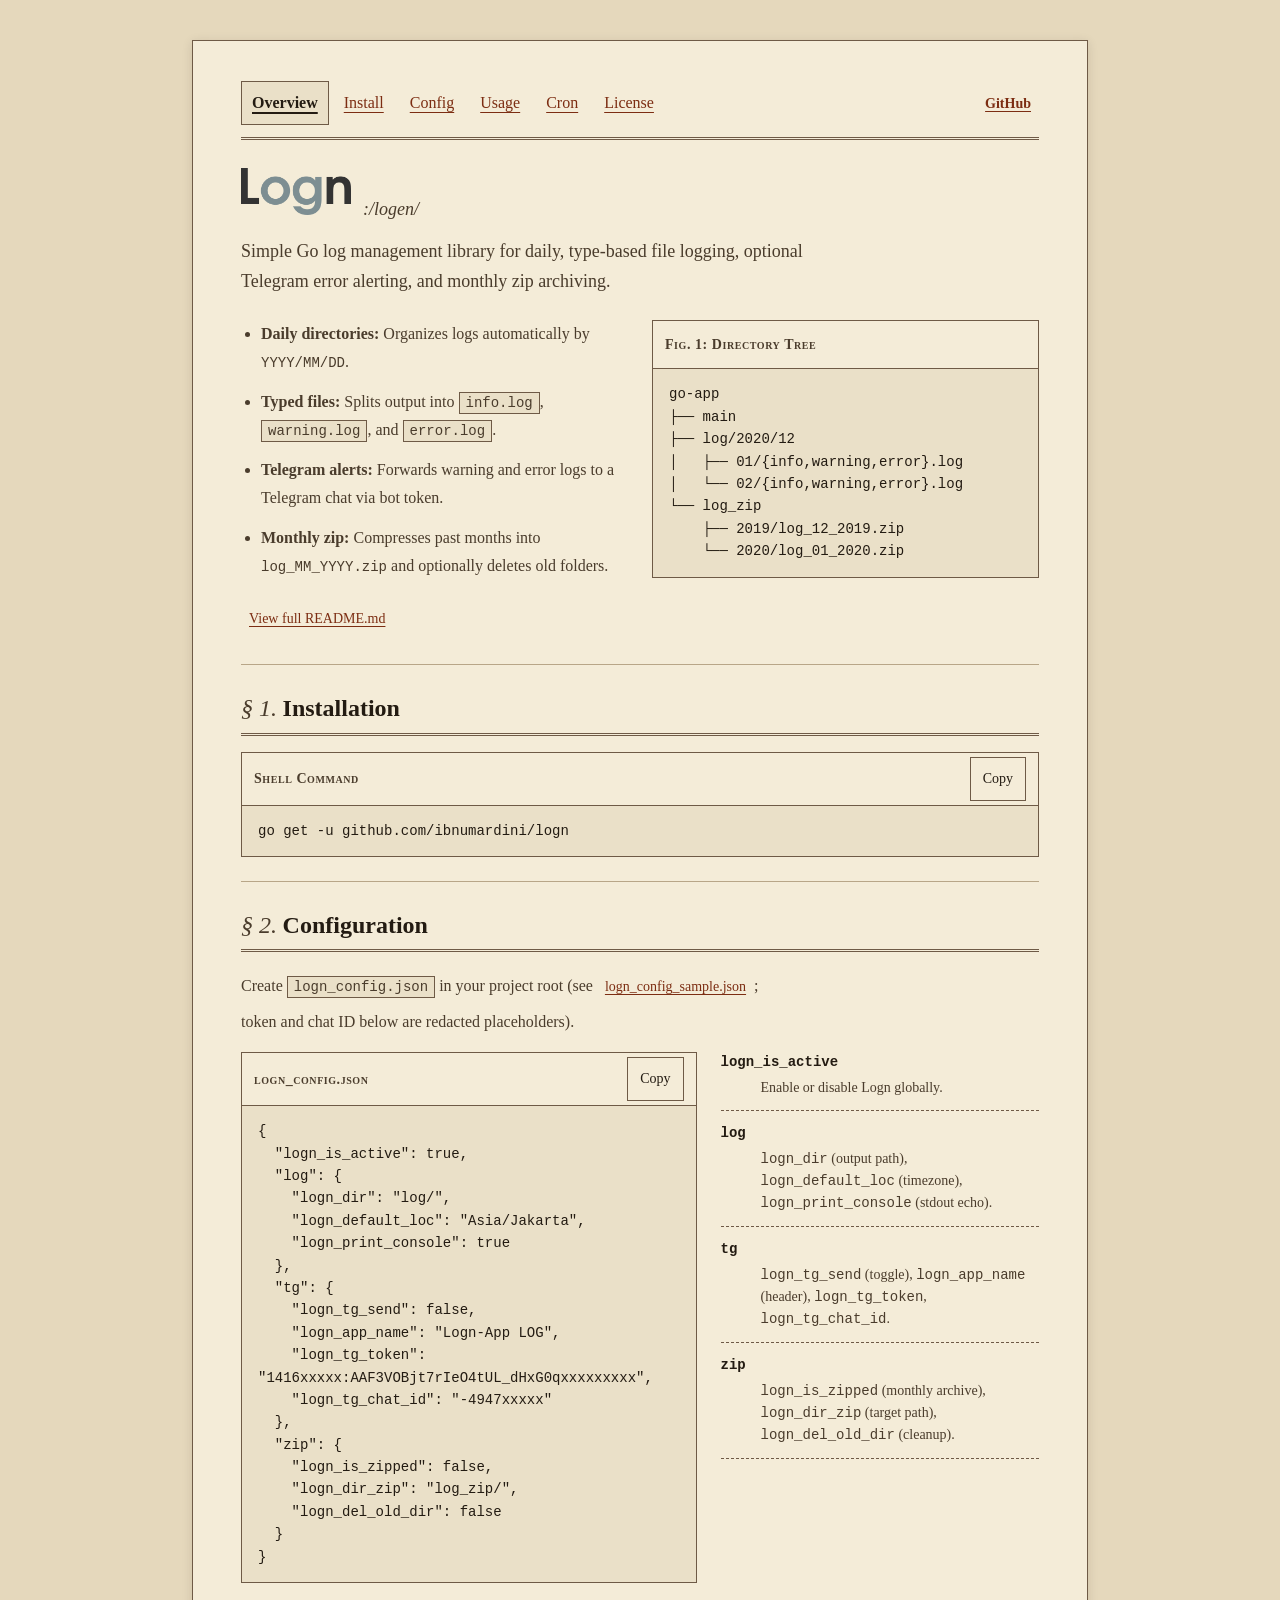
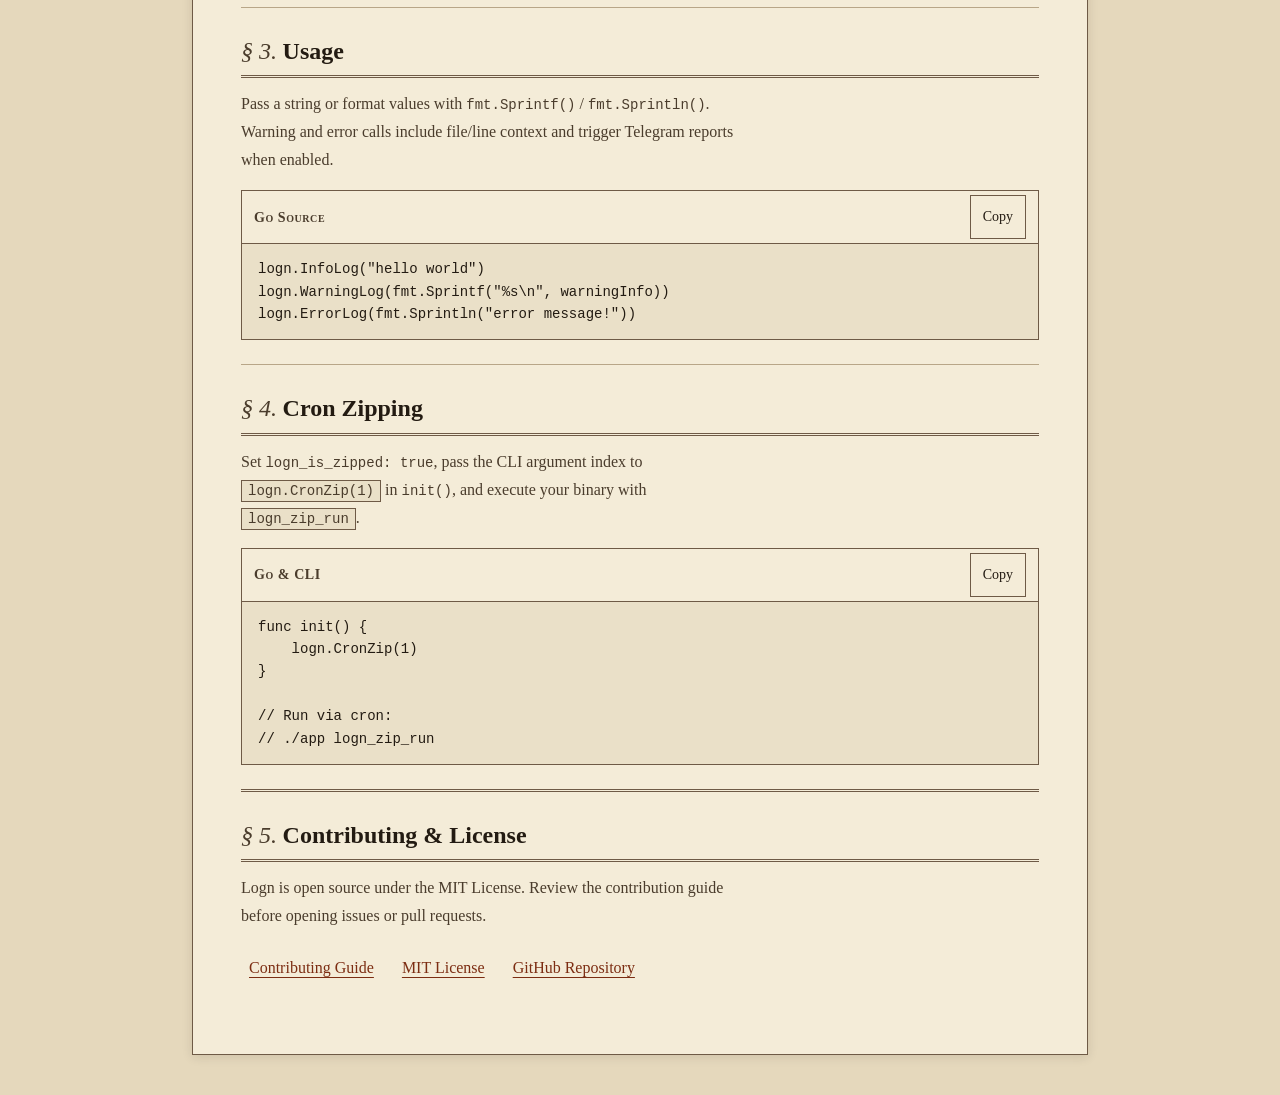
<file: docs/index.html>
<!doctype html>
<html lang="en">
<head>
  <meta charset="utf-8">
  <meta name="viewport" content="width=device-width, initial-scale=1">
  <meta name="description" content="Logn is a simple Go log management library with daily, typed, Telegram, and archive-ready logging.">
  <title>Logn &bull; Go Log Management Library</title>
  <link rel="stylesheet" href="style.css">
  <script defer src="script.js"></script>
</head>
<body class="text-gray-900 font-serif antialiased leading-relaxed">
  <div class="paper-sheet bg-paper max-w-3xl lg:max-w-4xl mx-auto sm:my-6 lg:my-10 px-4 sm:px-8 lg:px-12 py-6 sm:py-8 lg:py-10">
    <header class="rule-double-b pb-3">
      <nav id="site-menu" aria-label="Document navigation" class="flex flex-wrap items-center justify-between gap-2">
        <ul class="flex flex-wrap items-center gap-1 list-none my-0" style="padding: 0;">
          <li><a class="nav-link" href="#overview" aria-current="location">Overview</a></li>
          <li><a class="nav-link" href="#installation">Install</a></li>
          <li><a class="nav-link" href="#configuration">Config</a></li>
          <li><a class="nav-link" href="#usage">Usage</a></li>
          <li><a class="nav-link" href="#cron">Cron</a></li>
          <li><a class="nav-link" href="#contributing">License</a></li>
        </ul>
        <a class="doc-link text-sm font-bold" href="https://github.com/ibnumardini/logn">GitHub</a>
      </nav>
    </header>

    <main class="min-w-0">
      <section id="overview" class="py-6 scroll-mt-6" aria-labelledby="overview-title">
        <h1 id="overview-title" class="flex flex-wrap items-baseline gap-3 mt-1 mb-3">
          <img src="logo.png" alt="Logn" width="150" height="65" fetchpriority="high" class="logo-img">
          <span class="text-lg font-normal italic text-gray-700">:/logen/</span>
        </h1>
        <p class="text-lg max-w-prose my-0">
          Simple Go log management library for daily, type-based file logging, optional Telegram error alerting, and monthly zip archiving.
        </p>

        <div class="grid grid-cols-1 md:grid-cols-12 gap-6 mt-6 items-start">
          <div class="md:col-span-6">
            <ul class="grid grid-cols-1 gap-3 pl-5 my-0 list-disc">
              <li><strong>Daily directories:</strong> Organizes logs automatically by <code class="font-mono text-sm">YYYY/MM/DD</code>.</li>
              <li><strong>Typed files:</strong> Splits output into <code class="font-mono text-sm bg-slate-50 px-1.5 py-0.5 border">info.log</code>, <code class="font-mono text-sm bg-slate-50 px-1.5 py-0.5 border">warning.log</code>, and <code class="font-mono text-sm bg-slate-50 px-1.5 py-0.5 border">error.log</code>.</li>
              <li><strong>Telegram alerts:</strong> Forwards warning and error logs to a Telegram chat via bot token.</li>
              <li><strong>Monthly zip:</strong> Compresses past months into <code class="font-mono text-sm">log_MM_YYYY.zip</code> and optionally deletes old folders.</li>
            </ul>
            <div class="mt-4">
              <a class="doc-link text-sm" href="https://github.com/ibnumardini/logn/blob/master/README.md">View full README.md</a>
            </div>
          </div>

          <div class="md:col-span-6 code-block">
            <div class="code-toolbar">
              <span class="archival-label text-sm">Fig. 1: Directory Tree</span>
            </div>
            <pre class="code-pre"><code>go-app
├── main
├── log/2020/12
│   ├── 01/{info,warning,error}.log
│   └── 02/{info,warning,error}.log
└── log_zip
    ├── 2019/log_12_2019.zip
    └── 2020/log_01_2020.zip</code></pre>
          </div>
        </div>
      </section>

      <section id="installation" class="py-6 border-t scroll-mt-6" aria-labelledby="installation-title">
        <h2 id="installation-title" class="text-2xl font-bold pb-2 rule-double-b mt-1 mb-4">
          <span class="section-num">§ 1.</span>Installation
        </h2>
        <div class="code-block">
          <div class="code-toolbar">
            <span class="archival-label text-sm">Shell Command</span>
            <div class="flex items-center gap-3">
              <span id="status-install" class="copy-status" role="status" aria-live="polite" data-state="idle"></span>
              <button class="doc-btn copy-btn" type="button" data-copy-target="install-code" data-copy-key="install" aria-label="Copy installation command">Copy</button>
            </div>
          </div>
          <pre id="install-code" class="code-pre"><code>go get -u github.com/ibnumardini/logn</code></pre>
        </div>
      </section>

      <section id="configuration" class="py-6 border-t scroll-mt-6" aria-labelledby="configuration-title">
        <h2 id="configuration-title" class="text-2xl font-bold pb-2 rule-double-b mt-1 mb-3">
          <span class="section-num">§ 2.</span>Configuration
        </h2>
        <p class="max-w-prose mb-4 my-0">
          Create <code class="font-mono text-sm bg-slate-50 px-1.5 py-0.5 border">logn_config.json</code> in your project root (see <a class="doc-link text-sm" href="https://github.com/ibnumardini/logn/blob/master/logn_config_sample.json">logn_config_sample.json</a>; token and chat ID below are redacted placeholders).
        </p>

        <div class="grid grid-cols-1 lg:grid-cols-12 gap-6 items-start">
          <div class="lg:col-span-7 min-w-0 code-block">
            <div class="code-toolbar">
              <span class="archival-label text-sm">logn_config.json</span>
              <div class="flex items-center gap-3">
                <span id="status-config" class="copy-status" role="status" aria-live="polite" data-state="idle"></span>
                <button class="doc-btn copy-btn" type="button" data-copy-target="config-code" data-copy-key="config" aria-label="Copy JSON configuration">Copy</button>
              </div>
            </div>
            <pre id="config-code" class="code-pre"><code>{
  "logn_is_active": true,
  "log": {
    "logn_dir": "log/",
    "logn_default_loc": "Asia/Jakarta",
    "logn_print_console": true
  },
  "tg": {
    "logn_tg_send": false,
    "logn_app_name": "Logn-App LOG",
    "logn_tg_token": "1416xxxxx:AAF3VOBjt7rIeO4tUL_dHxG0qxxxxxxxxx",
    "logn_tg_chat_id": "-4947xxxxx"
  },
  "zip": {
    "logn_is_zipped": false,
    "logn_dir_zip": "log_zip/",
    "logn_del_old_dir": false
  }
}</code></pre>
          </div>

          <dl class="lg:col-span-5 grid grid-cols-1 sm:grid-cols-2 lg:grid-cols-1 gap-3 my-0">
            <div class="rule-dashed-b pb-3">
              <dt class="font-mono text-sm font-bold">logn_is_active</dt>
              <dd class="text-sm mt-1">Enable or disable Logn globally.</dd>
            </div>
            <div class="rule-dashed-b pb-3">
              <dt class="font-mono text-sm font-bold">log</dt>
              <dd class="text-sm mt-1"><code class="font-mono">logn_dir</code> (output path), <code class="font-mono">logn_default_loc</code> (timezone), <code class="font-mono">logn_print_console</code> (stdout echo).</dd>
            </div>
            <div class="rule-dashed-b pb-3">
              <dt class="font-mono text-sm font-bold">tg</dt>
              <dd class="text-sm mt-1"><code class="font-mono">logn_tg_send</code> (toggle), <code class="font-mono">logn_app_name</code> (header), <code class="font-mono">logn_tg_token</code>, <code class="font-mono">logn_tg_chat_id</code>.</dd>
            </div>
            <div class="rule-dashed-b pb-3">
              <dt class="font-mono text-sm font-bold">zip</dt>
              <dd class="text-sm mt-1"><code class="font-mono">logn_is_zipped</code> (monthly archive), <code class="font-mono">logn_dir_zip</code> (target path), <code class="font-mono">logn_del_old_dir</code> (cleanup).</dd>
            </div>
          </dl>
        </div>
      </section>

      <section id="usage" class="py-6 border-t scroll-mt-6" aria-labelledby="usage-title">
        <h2 id="usage-title" class="text-2xl font-bold pb-2 rule-double-b mt-1 mb-3">
          <span class="section-num">§ 3.</span>Usage
        </h2>
        <p class="max-w-prose mb-4 my-0">
          Pass a string or format values with <code class="font-mono text-sm">fmt.Sprintf()</code> / <code class="font-mono text-sm">fmt.Sprintln()</code>. Warning and error calls include file/line context and trigger Telegram reports when enabled.
        </p>
        <div class="code-block">
          <div class="code-toolbar">
            <span class="archival-label text-sm">Go Source</span>
            <div class="flex items-center gap-3">
              <span id="status-usage" class="copy-status" role="status" aria-live="polite" data-state="idle"></span>
              <button class="doc-btn copy-btn" type="button" data-copy-target="usage-code" data-copy-key="usage" aria-label="Copy Go usage snippet">Copy</button>
            </div>
          </div>
          <pre id="usage-code" class="code-pre"><code>logn.InfoLog("hello world")
logn.WarningLog(fmt.Sprintf("%s\n", warningInfo))
logn.ErrorLog(fmt.Sprintln("error message!"))</code></pre>
        </div>
      </section>

      <section id="cron" class="py-6 border-t scroll-mt-6" aria-labelledby="cron-title">
        <h2 id="cron-title" class="text-2xl font-bold pb-2 rule-double-b mt-1 mb-3">
          <span class="section-num">§ 4.</span>Cron Zipping
        </h2>
        <p class="max-w-prose mb-4 my-0">
          Set <code class="font-mono text-sm">logn_is_zipped: true</code>, pass the CLI argument index to <code class="font-mono text-sm bg-slate-50 px-1.5 py-0.5 border">logn.CronZip(1)</code> in <code class="font-mono text-sm">init()</code>, and execute your binary with <code class="font-mono text-sm bg-slate-50 px-1.5 py-0.5 border">logn_zip_run</code>.
        </p>
        <div class="code-block">
          <div class="code-toolbar">
            <span class="archival-label text-sm">Go &amp; CLI</span>
            <div class="flex items-center gap-3">
              <span id="status-cron" class="copy-status" role="status" aria-live="polite" data-state="idle"></span>
              <button class="doc-btn copy-btn" type="button" data-copy-target="cron-code" data-copy-key="cron" aria-label="Copy cron zipping snippet">Copy</button>
            </div>
          </div>
          <pre id="cron-code" class="code-pre"><code>func init() {
    logn.CronZip(1)
}

// Run via cron:
// ./app logn_zip_run</code></pre>
        </div>
      </section>
    </main>

    <footer id="contributing" class="py-6 rule-double-t scroll-mt-6" aria-labelledby="contributing-title">
      <h2 id="contributing-title" class="text-2xl font-bold pb-2 rule-double-b mt-1 mb-3">
        <span class="section-num">§ 5.</span>Contributing &amp; License
      </h2>
      <p class="max-w-prose mb-4 my-0">
        Logn is open source under the MIT License. Review the contribution guide before opening issues or pull requests.
      </p>
      <div class="flex flex-wrap gap-3">
        <a class="doc-link" href="https://github.com/ibnumardini/logn/blob/master/CONTRIBUTING.md">Contributing Guide</a>
        <a class="doc-link" href="https://github.com/ibnumardini/logn/blob/master/LICENSE.md">MIT License</a>
        <a class="doc-link" href="https://github.com/ibnumardini/logn">GitHub Repository</a>
      </div>
    </footer>
  </div>
</body>
</html>
</file>
<file: docs/style.css>
/* Logn Documentation: Aged Archival Manual (Serif + Tailwind CSS Utilities) */
:root {
  --desk: #e5d8bc;
  --bg: #f4ecd8;
  --surface: #eae0c8;
  --surface-hover: #dfd2b4;
  --surface-active: #d4c4a0;
  --text: #231b12;
  --muted: #4a3c2c;
  --border: #b8a688;
  --control-border: #6e5a46;
  --link: #7c2d12;
  --link-hover: #4c1908;
  --link-bg-active: #e2d3b3;
  --font-serif: Georgia, "Palatino Linotype", Palatino, "Book Antiqua", Cambria, "Times New Roman", Times, serif;
  --font-mono: "Courier New", Courier, ui-monospace, SFMono-Regular, Menlo, Monaco, Consolas, monospace;
}

*, *::before, *::after {
  box-sizing: border-box;
}

html {
  scroll-behavior: smooth;
  background-color: var(--desk);
  color: var(--text);
  font-family: var(--font-serif);
  font-size: 16px;
  line-height: 1.75;
  -webkit-text-size-adjust: 100%;
}

body {
  margin: 0;
  padding: 0;
  background-color: var(--desk);
  color: var(--text);
  font-family: var(--font-serif);
}

/* Aged paper sheet container */
.paper-sheet {
  background-color: var(--bg);
  border: 1px solid var(--control-border);
  box-shadow: 0 2px 10px rgba(35, 27, 18, 0.12);
}

/* Base interaction affordances (R-39 & R-32) */
a[href],
button:not(:disabled),
summary,
select,
label[for],
[role="button"] {
  cursor: pointer;
}

button:disabled,
[aria-disabled="true"] {
  cursor: not-allowed;
}

:focus-visible {
  outline: 2px solid var(--link);
  outline-offset: 2px;
}

/* Aged serif typography */
h1, h2, h3, dt {
  font-family: var(--font-serif);
  color: var(--text);
  line-height: 1.3;
}

code, pre, .font-mono {
  font-family: var(--font-mono);
}

p, li, dd {
  color: var(--muted);
}

/* Classic double-ruled archival dividers */
.rule-double-b {
  border-bottom: 3px double var(--control-border);
}

.rule-double-t {
  border-top: 3px double var(--control-border);
}

.rule-dashed-b {
  border-bottom: 1px dashed var(--control-border);
}

/* Classic archival link styling with non-color state differentiation */
.doc-link {
  display: inline-flex;
  align-items: center;
  min-height: 44px;
  min-width: 44px;
  padding: 0.25rem 0.5rem;
  color: var(--link);
  text-decoration: underline;
  text-decoration-thickness: 1px;
  text-underline-offset: 0.22em;
}

.doc-link:hover {
  color: var(--link-hover);
  text-decoration-thickness: 2px;
  background-color: var(--surface);
}

.doc-link:active {
  background-color: var(--link-bg-active);
  text-decoration-style: double;
}

/* Navigation links with active location state */
.nav-link {
  display: inline-flex;
  align-items: center;
  min-height: 44px;
  min-width: 44px;
  padding: 0.375rem 0.625rem;
  color: var(--link);
  border: 1px solid transparent;
  text-decoration: underline;
  text-decoration-thickness: 1px;
  text-underline-offset: 0.22em;
}

.nav-link:hover {
  color: var(--link-hover);
  background-color: var(--surface);
  text-decoration-thickness: 2px;
}

.nav-link:active {
  background-color: var(--link-bg-active);
}

.nav-link[aria-current="location"] {
  color: var(--text);
  font-weight: 700;
  background-color: var(--surface);
  border-color: var(--control-border);
  text-decoration-thickness: 2px;
}

/* Document button controls (3:1+ border contrast on #f4ecd8 and #eae0c8) */
.doc-btn {
  display: inline-flex;
  align-items: center;
  justify-content: center;
  min-height: 44px;
  min-width: 44px;
  padding: 0.375rem 0.75rem;
  border: 1px solid var(--control-border);
  background-color: var(--bg);
  color: var(--text);
  font-family: var(--font-serif);
  font-size: 0.875rem;
  line-height: 1.25;
  text-decoration: none;
}

.doc-btn:hover {
  background-color: var(--surface-hover);
  border-color: var(--text);
  text-decoration: underline;
  text-underline-offset: 0.2em;
}

.doc-btn:active {
  background-color: var(--surface-active);
  transform: translateY(1px);
}

/* Identity motif: classic specification section numeral */
.logo-img {
  display: block;
  width: 110px;
  height: auto;
  aspect-ratio: 202 / 87;
  filter: grayscale(.9);
}

.section-num {
  font-style: italic;
  font-weight: 400;
  color: var(--muted);
  margin-right: 0.35rem;
}

.archival-label {
  font-family: var(--font-serif);
  font-variant: small-caps;
  letter-spacing: 0.04em;
  font-weight: 700;
  color: var(--muted);
}

/* Code block & copy bar */
.code-block {
  border: 1px solid var(--control-border);
  background-color: var(--surface);
}

.code-toolbar {
  display: flex;
  flex-wrap: wrap;
  align-items: center;
  justify-content: space-between;
  gap: 0.5rem;
  min-height: 48px;
  padding: 0.25rem 0.75rem;
  border-bottom: 1px solid var(--control-border);
  background-color: var(--bg);
}

.code-pre {
  margin: 0;
  padding: 0.875rem 1rem;
  overflow-x: auto;
  font-family: var(--font-mono);
  font-size: 0.875rem;
  line-height: 1.6;
  color: var(--text);
  background-color: var(--surface);
  white-space: pre-wrap;
  overflow-wrap: anywhere;
}

.copy-status {
  margin: 0;
  font-size: 0.8125rem;
  color: var(--muted);
}

.copy-status[data-state="copied"] {
  color: var(--text);
  font-weight: 700;
}

.copy-status[data-state="error"] {
  color: var(--text);
  text-decoration: underline;
}

/* Tailwind CSS Utility Layer (Mapped to Aged Paper Tokens) */
.mx-auto { margin-left: auto; margin-right: auto; }
.my-0 { margin-top: 0; margin-bottom: 0; }
.mt-1 { margin-top: 0.25rem; }
.mt-4 { margin-top: 1rem; }
.mt-6 { margin-top: 1.5rem; }
.mb-3 { margin-bottom: 0.75rem; }
.mb-4 { margin-bottom: 1rem; }
.max-w-3xl { max-width: 48rem; }
.max-w-prose { max-width: 65ch; }
.min-w-0 { min-width: 0; }
.bg-paper { background-color: var(--bg); }
.bg-slate-50 { background-color: var(--surface); }
.text-gray-900 { color: var(--text); }
.text-gray-700 { color: var(--muted); }
.font-serif { font-family: var(--font-serif); }
.font-mono { font-family: var(--font-mono); }
.font-normal { font-weight: 400; }
.font-bold { font-weight: 700; }
.italic { font-style: italic; }
.text-sm { font-size: 0.875rem; line-height: 1.5; }
.text-base { font-size: 1rem; line-height: 1.6; }
.text-lg { font-size: 1.125rem; line-height: 1.65; }
.text-2xl { font-size: 1.5rem; line-height: 1.3; }
.text-3xl { font-size: 1.875rem; line-height: 1.25; }
.leading-relaxed { line-height: 1.75; }
.antialiased { -webkit-font-smoothing: antialiased; -moz-osx-font-smoothing: grayscale; }
.border { border: 1px solid var(--control-border); }
.border-t { border-top: 1px solid var(--border); }
.border-b { border-bottom: 1px solid var(--border); }
.px-1\.5 { padding-left: 0.375rem; padding-right: 0.375rem; }
.py-0\.5 { padding-top: 0.125rem; padding-bottom: 0.125rem; }
.px-4 { padding-left: 1rem; padding-right: 1rem; }
.py-4 { padding-top: 1rem; padding-bottom: 1rem; }
.py-6 { padding-top: 1.5rem; padding-bottom: 1.5rem; }
.pb-2 { padding-bottom: 0.5rem; }
.pb-3 { padding-bottom: 0.75rem; }
.pl-5 { padding-left: 1.25rem; }
.flex { display: flex; }
.flex-wrap { flex-wrap: wrap; }
.items-center { align-items: center; }
.items-baseline { align-items: baseline; }
.items-start { align-items: flex-start; }
.justify-between { justify-content: space-between; }
.grid { display: grid; }
.grid-cols-1 { grid-template-columns: repeat(1, minmax(0, 1fr)); }
.gap-1 { gap: 0.25rem; }
.gap-2 { gap: 0.5rem; }
.gap-3 { gap: 0.75rem; }
.gap-6 { gap: 1.5rem; }
.list-disc { list-style-type: disc; }
.list-none { list-style-type: none; }
.scroll-mt-6 { scroll-margin-top: 1.5rem; }

/* Small / Tablet breakpoint (640px+) */
@media (min-width: 640px) {
  .sm\:my-6 { margin-top: 1.5rem; margin-bottom: 1.5rem; }
  .sm\:px-8 { padding-left: 2rem; padding-right: 2rem; }
  .sm\:py-8 { padding-top: 2rem; padding-bottom: 2rem; }
  .sm\:text-4xl { font-size: 2.25rem; line-height: 1.2; }
  .sm\:grid-cols-2 { grid-template-columns: repeat(2, minmax(0, 1fr)); }
}

/* Medium / Tablet-Landscape breakpoint (768px+) */
@media (min-width: 768px) {
  .md\:grid-cols-12 { grid-template-columns: repeat(12, minmax(0, 1fr)); }
  .md\:col-span-6 { grid-column: span 6 / span 6; }
}

/* Desktop breakpoint (1024px+) */
@media (min-width: 1024px) {
  .lg\:my-10 { margin-top: 2.5rem; margin-bottom: 2.5rem; }
  .lg\:max-w-4xl { max-width: 56rem; }
  .lg\:px-12 { padding-left: 3rem; padding-right: 3rem; }
  .lg\:py-10 { padding-top: 2.5rem; padding-bottom: 2.5rem; }
  .lg\:grid-cols-12 { grid-template-columns: repeat(12, minmax(0, 1fr)); }
  .lg\:col-span-7 { grid-column: span 7 / span 7; }
  .lg\:col-span-5 { grid-column: span 5 / span 5; }
  .lg\:grid-cols-1 { grid-template-columns: repeat(1, minmax(0, 1fr)); }
}

@media (prefers-reduced-motion: reduce) {
  html {
    scroll-behavior: auto;
  }
  *, *::before, *::after {
    transition-duration: 0.01ms !important;
    animation-duration: 0.01ms !important;
  }
}
</file>
